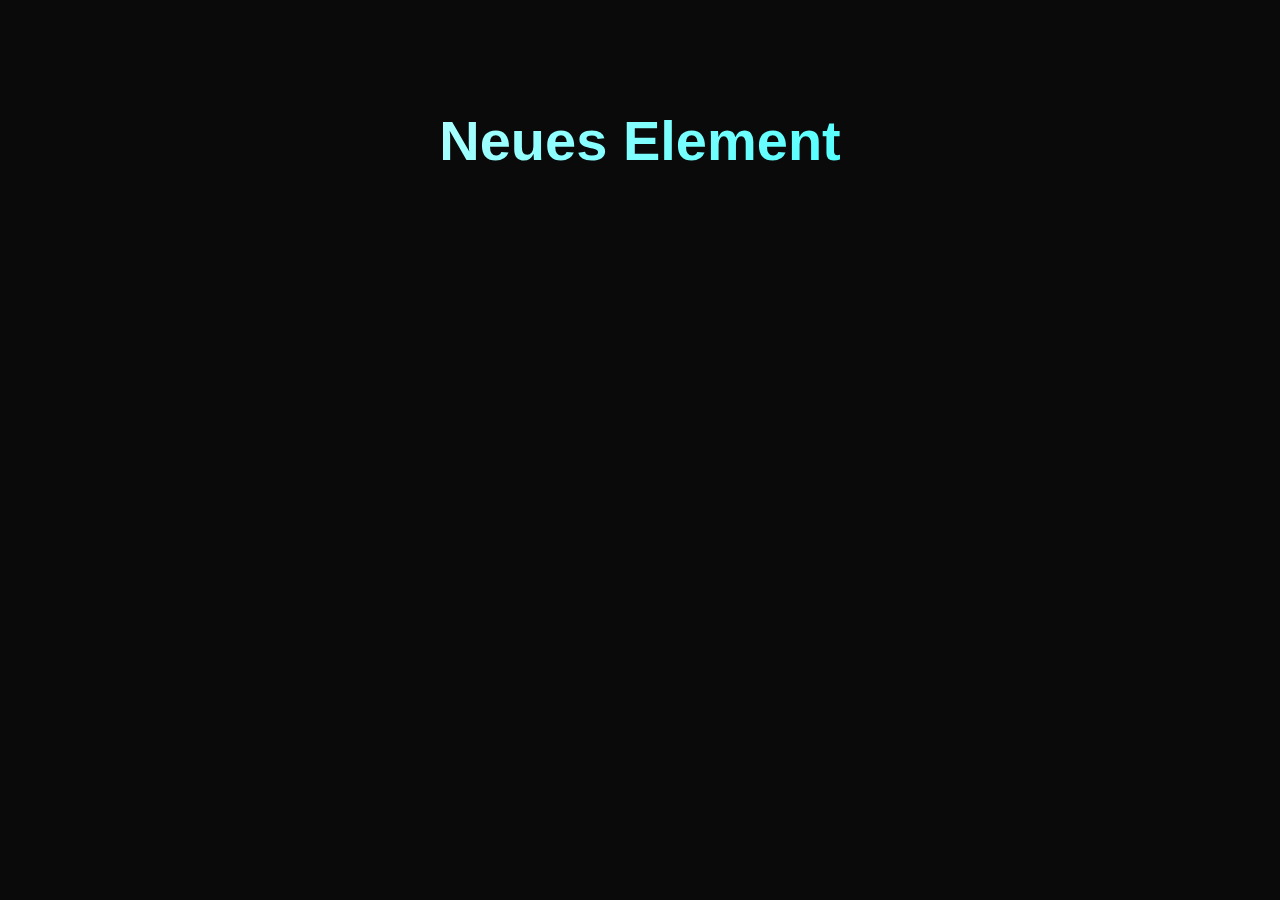
<file: supermedia/index.html>
<!DOCTYPE html>
<html lang="de">
<head>
    <meta charset="UTF-8">
    <meta name="viewport" content="width=device-width, initial-scale=1.0">
    <title>streetwise Supermedia - digital Media Service & Support</title>
    <link rel="stylesheet" href="../assets/css/style.css">
</head>
<body>

    <section class="section fade-in-up">
        <h2 class="section-title">Neues Element</h2>
        </section>

    <script>
        const observer = new IntersectionObserver((entries) => {
            entries.forEach(entry => {
                if (entry.isIntersecting) entry.target.classList.add('visible');
            });
        }, { threshold: 0.1 });

        document.querySelectorAll('.fade-in-up').forEach(el => observer.observe(el));
    </script>
</body>
</html>
</file>
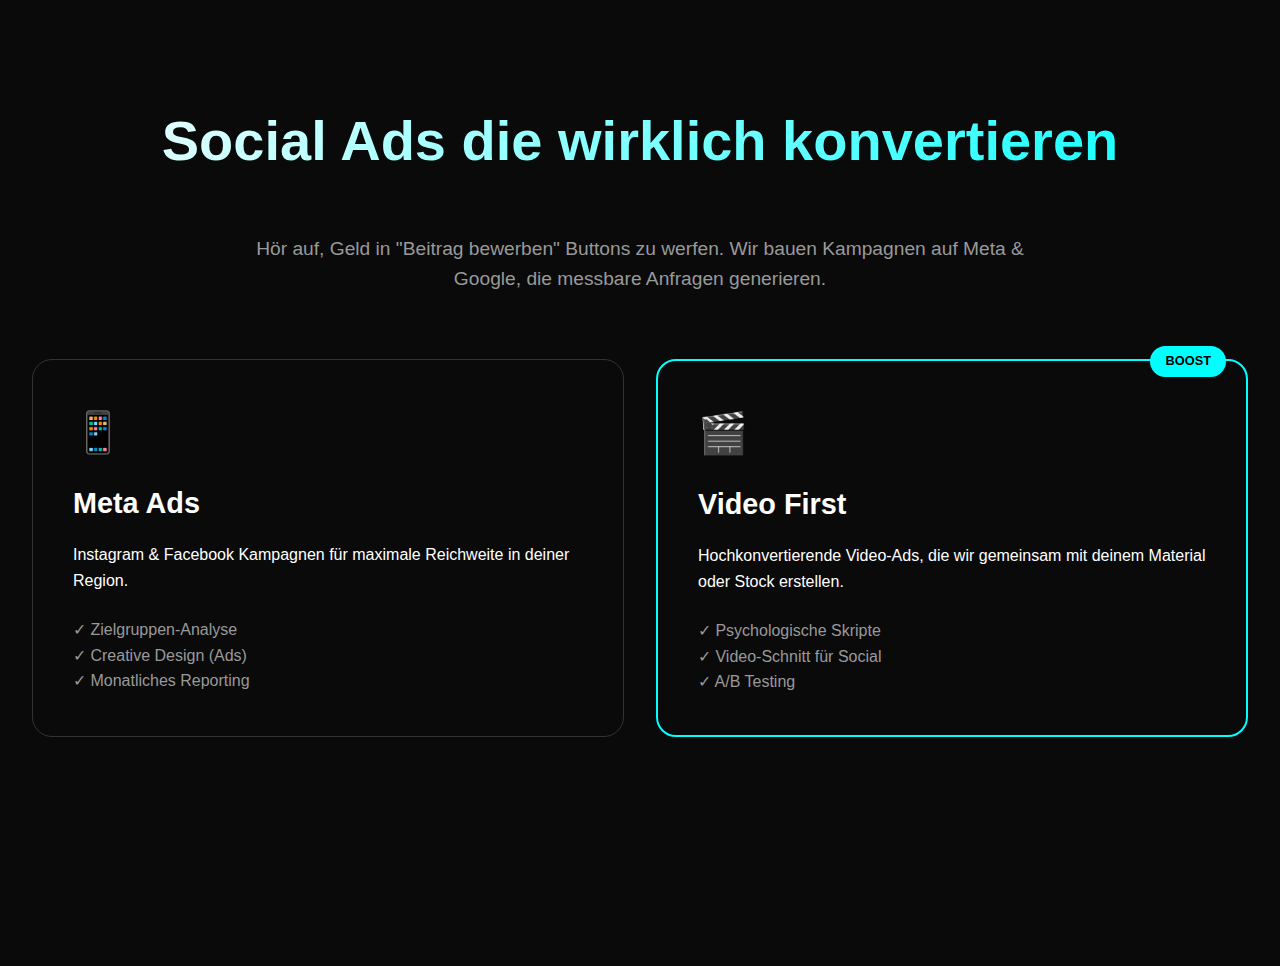
<file: supermedia/social.html>
<!DOCTYPE html>
<html lang="de">
<head>
    <meta charset="UTF-8">
    <meta name="viewport" content="width=device-width, initial-scale=1.0">
    <title>Social Ads Impact - Streetwise Supermedia</title>
    <link rel="stylesheet" href="../assets/css/style.css">
    <style>
        /* Spezifische Ergänzungen für diese Seite */
        .platform-icon {
            font-size: 2.5rem;
            margin-bottom: 1rem;
            display: block;
        }
    </style>
</head>
<body>

    <section class="section fade-in-up">
        <h2 class="section-title">Social Ads die <span style="color: var(--accent-cyan);">wirklich</span> konvertieren</h2>
        
        <div style="text-align: center; max-width: 800px; margin: 0 auto 4rem;">
            <p style="font-size: 1.2rem; color: var(--text-dim);">
                Hör auf, Geld in "Beitrag bewerben" Buttons zu werfen. Wir bauen Kampagnen auf Meta & Google, die messbare Anfragen generieren.
            </p>
        </div>

        <div class="packages-grid" style="display: grid; grid-template-columns: repeat(auto-fit, minmax(300px, 1fr)); gap: 2rem;">
            
            <div class="package-card" style="background: var(--bg-card); padding: 2.5rem; border-radius: 20px; border: 1px solid #333;">
                <span class="platform-icon">📱</span>
                <h3 style="font-size: 1.8rem; margin-bottom: 1rem;">Meta Ads</h3>
                <p style="color: var(--text-gray); margin-bottom: 1.5rem;">Instagram & Facebook Kampagnen für maximale Reichweite in deiner Region.</p>
                <ul style="list-style: none; color: var(--text-dim);">
                    <li>✓ Zielgruppen-Analyse</li>
                    <li>✓ Creative Design (Ads)</li>
                    <li>✓ Monatliches Reporting</li>
                </ul>
            </div>

            <div class="package-card" style="background: var(--bg-card); padding: 2.5rem; border-radius: 20px; border: 2px solid var(--accent-cyan); position: relative;">
                <div style="position: absolute; top: -15px; right: 20px; background: var(--accent-cyan); color: #000; padding: 5px 15px; border-radius: 20px; font-weight: bold; font-size: 0.8rem;">BOOST</div>
                <span class="platform-icon">🎬</span>
                <h3 style="font-size: 1.8rem; margin-bottom: 1rem;">Video First</h3>
                <p style="color: var(--text-gray); margin-bottom: 1.5rem;">Hochkonvertierende Video-Ads, die wir gemeinsam mit deinem Material oder Stock erstellen.</p>
                <ul style="list-style: none; color: var(--text-dim);">
                    <li>✓ Psychologische Skripte</li>
                    <li>✓ Video-Schnitt für Social</li>
                    <li>✓ A/B Testing</li>
                </ul>
            </div>

        </div>

        <div style="text-align: center; margin-top: 4rem;">
            <a href="mailto:mat@streetwise.studio" class="cta-button">Kampagne besprechen</a>
        </div>
    </section>

    <script>
        const observer = new IntersectionObserver((entries) => {
            entries.forEach(entry => {
                if (entry.isIntersecting) entry.target.classList.add('visible');
            });
        }, { threshold: 0.1 });

        document.querySelectorAll('.fade-in-up').forEach(el => observer.observe(el));
    </script>
</body>
</html>
</file>
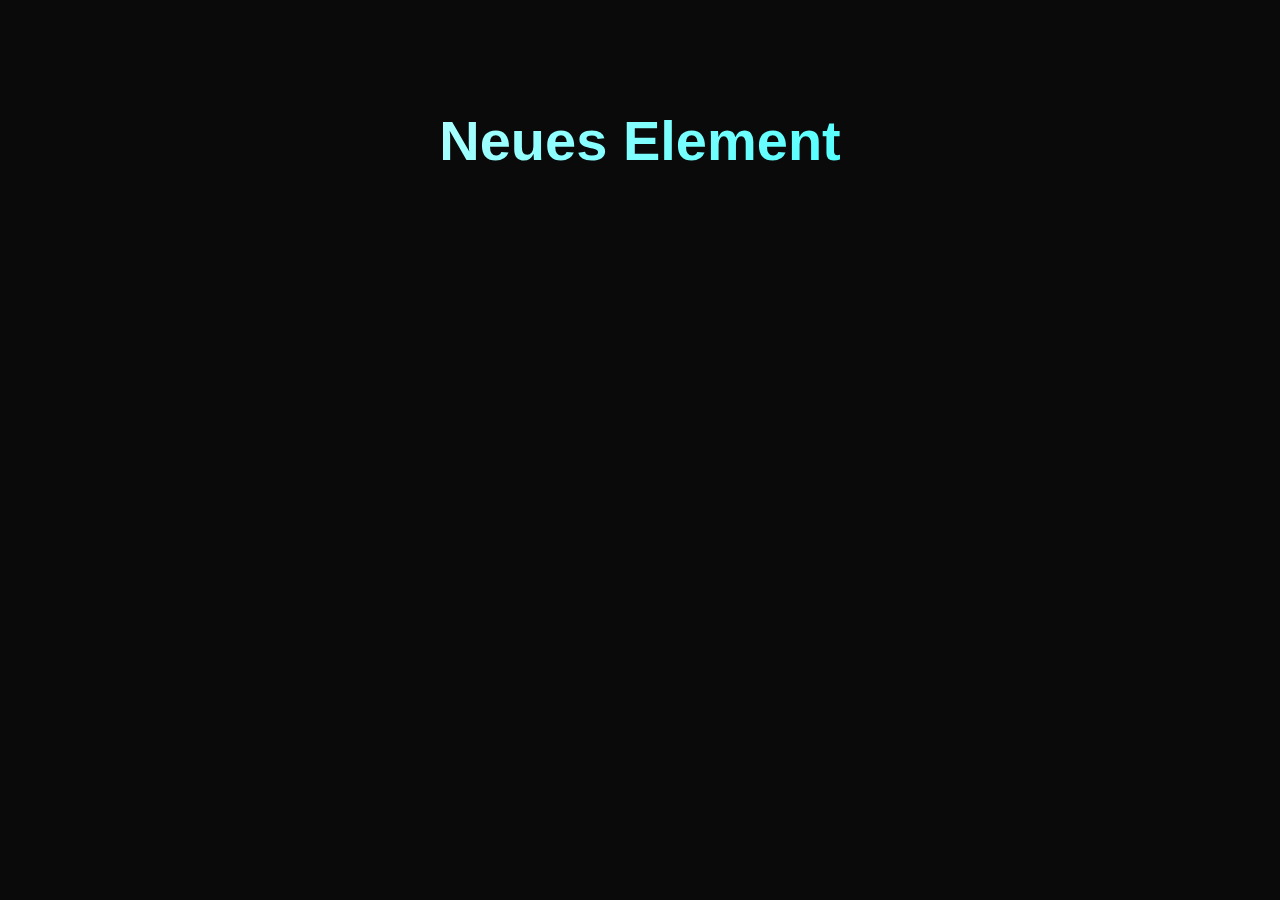
<file: supermedia/video.html>
<!DOCTYPE html>
<html lang="de">
<head>
    <meta charset="UTF-8">
    <meta name="viewport" content="width=device-width, initial-scale=1.0">
    <title>streetwise Supermedia - VIDEO</title>
    <link rel="stylesheet" href="../assets/css/style.css">
</head>
<body>

    <section class="section fade-in-up">
        <h2 class="section-title">Neues Element</h2>
        </section>

    <script>
        const observer = new IntersectionObserver((entries) => {
            entries.forEach(entry => {
                if (entry.isIntersecting) entry.target.classList.add('visible');
            });
        }, { threshold: 0.1 });

        document.querySelectorAll('.fade-in-up').forEach(el => observer.observe(el));
    </script>
</body>
</html>
</file>
<file: assets/css/style.css>
/* --- GLOBAL VARIABLES & RESET --- */
:root {
    --accent-cyan: #00ffff;
    --accent-cyan-dark: #00cccc;
    --bg-dark: #0a0a0a;
    --text-white: #ffffff;
    --text-dim: #999999;
    --text-e0: #e0e0e0;
}

* {
    margin: 0;
    padding: 0;
    box-sizing: border-box;
}

body {
    background: #0a0a0a;
    color: #ffffff;
    font-family: -apple-system, BlinkMacSystemFont, 'Segoe UI', Roboto, 'Helvetica Neue', Arial, sans-serif;
    overflow-x: hidden;
    line-height: 1.6;
}

/* --- ANIMATIONS --- */
@keyframes pulse {
    0%, 100% { opacity: 0.3; }
    50% { opacity: 0.6; }
}

@keyframes fadeInUp {
    from {
        opacity: 0;
        transform: translateY(30px);
    }
    to {
        opacity: 1;
        transform: translateY(0);
    }
}

@keyframes popupFade {
    from { transform: translateY(20px); opacity: 0; }
    to { transform: translateY(0); opacity: 1; }
}

.fade-in-up {
    animation: fadeInUp 1s ease-out forwards;
}

/* --- HERO SECTION --- */
.hero {
    min-height: 100vh;
    display: flex;
    align-items: center;
    justify-content: center;
    position: relative;
    background: linear-gradient(180deg, #0a0a0a 0%, #1a1a1a 100%);
    overflow: hidden;
}

.hero::before {
    content: '';
    position: absolute;
    top: 0;
    left: 0;
    right: 0;
    bottom: 0;
    background: radial-gradient(circle at 50% 50%, rgba(0, 255, 255, 0.1) 0%, transparent 50%);
    animation: pulse 8s ease-in-out infinite;
}

.hero-content {
    text-align: center;
    z-index: 1;
    padding: 2rem;
    max-width: 900px;
}

.hero-text {
    font-size: clamp(1.5rem, 4vw, 2.5rem);
    line-height: 1.6;
    margin-bottom: 2rem;
    opacity: 0;
    animation: fadeInUp 1s ease-out forwards;
}

.hero-text span {
    display: block;
    margin-bottom: 1rem;
}

.hero-text .highlight {
    color: #00ffff;
    font-weight: 600;
}


/* --- SECTIONS & TITLES --- */
.section {
    /* Abstände: 6rem (~96px) oben/unten, 2rem (~32px) links/rechts */
    padding: 6rem 2rem; 
    
    /* Breite: Ich empfehle 1400px für einen moderneren Look */
    max-width: 1400px; 
    
    margin: 0 auto;
    
    /* Diese Zeilen sind wichtig für den Einblend-Effekt beim Scrollen */
    opacity: 0;
    transform: translateY(50px);
    transition: opacity 0.8s ease, transform 0.8s ease;
}

.section.visible {
    opacity: 1;
    transform: translateY(0);
}

.section-title {
    /* Dynamische Größe: Passt sich zwischen 2rem (Handy) und 3.5rem (Desktop) automatisch an */
    font-size: clamp(2rem, 5vw, 3.5rem);
    
    /* Der Abstand nach unten (3rem sind ca. 48-50px) */
    margin-bottom: 3rem;
    
    /* Zentrierung */
    text-align: center;
    
    /* Der coole Farbverlauf-Effekt */
    background: linear-gradient(135deg, #ffffff 0%, #00ffff 100%);
    -webkit-background-clip: text;
    -webkit-text-fill-color: transparent;
    background-clip: text;
    
    /* Sicherheitshalber für Browser, die den Gradient-Text nicht unterstützen */
    color: #ffffff; 
}


/* --- BUTTONS --- */
.cta-button {
    background: linear-gradient(135deg, #00ffff 0%, #00cccc 100%);
    color: #0a0a0a;
    padding: 1.2rem 3rem;
    border: none;
    border-radius: 50px;
    font-size: 1.2rem;
    font-weight: 600;
    cursor: pointer;
    transition: all 0.3s ease;
    text-decoration: none;
    display: inline-block;
    opacity: 0;
    animation: fadeInUp 1s ease-out 0.5s forwards;
    box-shadow: 0 0 30px rgba(0, 255, 255, 0.3);
}

.cta-button:hover {
    transform: translateY(-3px);
    box-shadow: 0 10px 40px rgba(0, 255, 255, 0.5);
}

/* --- REVEAL SECTION & MEDIA --- */
.reveal-section {
    display: grid;
    grid-template-columns: 1fr;
    gap: 3rem;
    align-items: center;
}



.video-container {
    position: relative;
    width: 100%;
    height: 60vh; /* 60% der Bildschirmhöhe */
    max-height: 700px;
    border-radius: 20px;
    overflow: hidden;
    box-shadow: 0 20px 60px rgba(0, 255, 255, 0.2);
}

.video-container video {
    position: absolute;
    top: 0;
    left: 0;
    width: 100%;
    height: 100%;
    object-fit: cover;
}


.intro-gif {
    width: 100%;
    height: 100%;
    object-fit: cover; /* füllt alles, schneidet ggf. Rand ab */
    display: block;
}

.reveal-text {
    font-size: clamp(1.1rem, 2vw, 1.3rem);
    line-height: 1.8;
    color: #e0e0e0;
}

.reveal-text p {
    margin-bottom: 1.5rem;
}

.reveal-text .highlight {
    color: #00ffff;
    font-weight: 600;
}

/* --- PACKAGES --- */
.packages-grid {
    display: grid;
    grid-template-columns: repeat(auto-fit, minmax(300px, 1fr));
    gap: 2rem;
    margin-top: 4rem;
}

.package-card {
    background: linear-gradient(135deg, #1a1a1a 0%, #2a2a2a 100%);
    border: 2px solid #333;
    border-radius: 20px;
    padding: 2.5rem;
    transition: all 0.3s ease;
    position: relative;
}

.package-card.popular {
    border-color: #00ffff;
    transform: scale(1.05);
    box-shadow: 0 0 40px rgba(0, 255, 255, 0.3);
}

.package-card:hover {
    transform: translateY(-10px);
}

.package-card.popular:hover {
    transform: scale(1.05) translateY(-10px);
}

.popular-badge {
    position: absolute;
    top: -15px;
    right: 20px;
    background: #00ffff;
    color: #0a0a0a;
    padding: 0.5rem 1.5rem;
    border-radius: 20px;
    font-weight: 600;
    font-size: 0.9rem;
}

.package-icon {
    font-size: 3rem;
    margin-bottom: 1rem;
}

.package-name {
    font-size: 1.8rem;
    font-weight: 700;
    margin-bottom: 0.5rem;
}

.package-description {
    color: #00ffff;
    margin-bottom: 1.5rem;
    font-size: 1.1rem;
}

.package-price {
    font-size: 3rem;
    font-weight: 700;
    color: #00ffff;
    margin-bottom: 0.5rem;
}

.package-price small {
    font-size: 1.2rem;
    color: #999;
}

.package-features {
    list-style: none;
    margin: 2rem 0;
}

.package-features li {
    padding: 0.8rem 0;
    border-bottom: 1px solid #333;
    color: #e0e0e0;
    font-size: 1rem;
}

.package-features li:before {
    content: '✓ ';
    color: #00ffff;
    font-weight: bold;
    margin-right: 0.5rem;
}

.package-setup {
    background: #0f0f0f;
    padding: 1rem;
    border-radius: 10px;
    margin: 1.5rem 0;
    text-align: center;
}

.package-setup-price {
    font-size: 1.5rem;
    font-weight: 600;
    text-decoration: line-through;
    color: #666;
}

.package-setup-note {
    color: #00ffff;
    font-weight: 600;
    margin-top: 0.5rem;
}

.package-ideal {
    font-style: italic;
    color: #999;
    margin: 1rem 0;
    font-size: 0.95rem;
}

.package-cta {
    width: 100%;
    padding: 1rem;
    background: linear-gradient(135deg, #00ffff 0%, #00cccc 100%);
    color: #0a0a0a;
    border: none;
    border-radius: 50px;
    font-size: 1.1rem;
    font-weight: 600;
    cursor: pointer;
    transition: all 0.3s ease;
    margin-top: 1rem;
    text-decoration: none;
    display: block;
    text-align: center;
}

.package-cta:hover {
    transform: translateY(-2px);
    box-shadow: 0 10px 30px rgba(0, 255, 255, 0.4);
}

.package-note {
    font-size: 0.85rem;
    color: #666;
    text-align: center;
    margin-top: 1rem;
}

/* --- COMPARISON TABLE --- */
.comparison-table {
    background: #1a1a1a;
    border-radius: 20px;
    padding: 3rem;
    margin: 3rem 0;
    border: 1px solid #333;
}

.comparison-grid {
    display: grid;
    grid-template-columns: 1fr 1fr;
    gap: 3rem;
    margin-top: 2rem;
}


.comparison-column h3 {
    color: #00ffff;
    font-size: 1.5rem;
    margin-bottom: 1.5rem;
}

.comparison-item {
    display: flex;
    align-items: flex-start;
    margin-bottom: 1.5rem;
    padding: 1rem;
    background: #0f0f0f;
    border-radius: 10px;
}

.comparison-item .icon {
    font-size: 1.5rem;
    margin-right: 1rem;
    min-width: 30px;
}

.comparison-item .icon.check {
    color: #00ffff;
}

.comparison-item .icon.cross {
    color: #ff4444;
}

.comparison-item .text {
    color: #e0e0e0;
    line-height: 1.6;
}

.comparison-footer {
    text-align: center;
    margin-top: 2rem;
    padding-top: 2rem;
    border-top: 1px solid #333;
    font-size: 1.2rem;
    color: #e0e0e0;
}

.comparison-footer p {
    margin-bottom: 0.5rem;
}

.comparison-footer p:last-child {
    color: #00ffff;
    font-size: 1.4rem;
    margin-top: 1rem;
}

/* --- TESTIMONIALS & VIMEO --- */
.testimonials-grid {
    display: grid;
    /* 320px sorgt dafür, dass die Videos auf dem Desktop groß genug sind */
    grid-template-columns: repeat(auto-fit, minmax(320px, 1fr));
    
    /* 2rem (~32px) bis 40px sind beide okay – 2rem wirkt oft harmonischer zum Rest */
    gap: 2rem;
    
    /* Dieser Wert aus dem zweiten Block ist wichtig, damit die Sektion nicht an der Überschrift klebt */
    margin-top: 3rem;
}

.testimonial-card {
    /* Ein dunkles Grau (#1a1a1a) wirkt edler als reines Schwarz oder #111 */
    background: #1a1a1a;
    
    /* 20px abgerundete Ecken passen besser zu den großen Video-Containern */
    border-radius: 20px;
    
    /* 2rem (~32px) gibt dem Text und dem Video mehr Raum zum "Atmen" */
    padding: 2rem;
    
    /* Der feine Rand lässt die Karte auf dem schwarzen Hintergrund besser hervorstechen */
    border: 1px solid #333;
    
    /* Ein leichter Schatten für die Tiefenwirkung */
    box-shadow: 0 10px 30px rgba(0, 0, 0, 0.4);
    
    /* Wichtig: Damit die Karte beim Hovern (falls gewünscht) sanft reagiert */
    transition: all 0.3s ease;
    
    color: white;
}

/* Optionaler Bonus: Ein dezenter Effekt, wenn man mit der Maus drüberfährt */
.testimonial-card:hover {
    border-color: #00ffff;
    transform: translateY(-5px);
}

.testimonial-card:hover {
    border-color: #00ffff;
    box-shadow: 0 10px 30px rgba(0, 255, 255, 0.2);
}

.testimonial-video {
    width: 100%;
    border-radius: 10px;
    margin-bottom: 1.5rem;
}

.testimonial-quote {
    font-style: italic;
    color: #e0e0e0;
    /* 1.8 sorgt für ein luftiges, modernes Schriftbild */
    line-height: 1.8;
    /* 1.5rem (ca. 24px) statt 15px gibt dem Zitat mehr Abstand zum Namen darunter */
    margin-bottom: 1.5rem;
}

.testimonial-author {
    /* "600" ist ein schöner semi-bold Wert, "bold" geht auch */
    font-weight: 600;
    
    /* Das Cyan sorgt dafür, dass der Name des Kunden sofort ins Auge springt */
    color: #00ffff;
    
    /* Optional: Ein kleiner Abstand nach oben, falls der Name zu nah am Zitat klebt */
    display: block;
    margin-top: 0.5rem;
}

.testimonial-role {
    /* Ein sauberes Grau, das dezent wirkt, aber gut lesbar bleibt */
    color: #999;
    
    /* Die leicht verkleinerte Schriftgröße für die Info-Hierarchie */
    font-size: 0.9rem;
    
    /* Sorgt dafür, dass die Rolle in einer neuen Zeile steht */
    display: block; 
    margin-top: 0.2rem;
}


.extras-grid {
    display: grid;
    grid-template-columns: repeat(auto-fit, minmax(250px, 1fr));
    gap: 2rem;
    margin-top: 3rem;
}

.extra-card {
    background: linear-gradient(135deg, #1a1a1a 0%, #2a2a2a 100%);
    border: 1px solid #333;
    border-radius: 20px;
    padding: 2rem;
    text-align: center;
    transition: all 0.3s ease;
}

.extra-card:hover {
    transform: translateY(-5px);
    border-color: #00ffff;
}

.extra-icon {
    font-size: 3rem;
    margin-bottom: 1rem;
}

.extra-title {
    font-size: 1.3rem;
    font-weight: 600;
    margin-bottom: 1rem;
    color: #00ffff;
}

.extra-description {
    color: #999;
    line-height: 1.6;
}

.final-cta {
    text-align: center;
    padding: 6rem 2rem;
    background: linear-gradient(180deg, #0a0a0a 0%, #1a1a1a 100%);
}

.final-image {
    width: 200px;
    height: 200px;
    border-radius: 50%;
    object-fit: cover;
    margin: 0 auto 2rem;
    border: 4px solid #00ffff;
    box-shadow: 0 0 40px rgba(0, 255, 255, 0.3);
    display: block;
}

.final-text {
    max-width: 800px;
    margin: 0 auto 3rem;
    font-size: clamp(1.2rem, 2.5vw, 1.5rem);
    line-height: 1.8;
    color: #e0e0e0;
}

.final-text p {
    margin-bottom: 1.5rem;
}

.final-buttons {
    display: flex;
    flex-direction: column;
    gap: 1rem;
    align-items: center;
    margin-top: 3rem;
}

.email-link {
    color: #00ffff;
    text-decoration: none;
    font-size: 1.1rem;
    transition: all 0.3s ease;
}

.email-link:hover {
    text-shadow: 0 0 10px rgba(0, 255, 255, 0.5);
}

.disclaimer {
    font-size: 0.85rem;
    color: #666;
    margin-top: 2rem;
}



.video-wrapper {
    position: relative;
    width: 100%;
    padding-bottom: 56.25%; /* 16:9 */
    overflow: hidden;
    border-radius: 12px;
    margin-bottom: 15px;
}

.video-wrapper iframe,

.video-wrapper video {
    position: absolute;
    top: 0;
    left: 0;
    width: 100%;
    height: 100%;
    border: 0;
}

/* --- POPUP --- */
.popup-overlay {
    position: fixed; inset: 0; background: rgba(0,0,0,0.85);
    display: none; align-items: center; justify-content: center; z-index: 9999;
}

.popup-box {
    background: #111; padding: 40px; border-radius: 16px;
    max-width: 500px; width: 90%; text-align: center; position: relative;
    border: 1px solid var(--accent-cyan); animation: popupFade 0.4s ease;
}

.popup-box input, .popup-box textarea {
    width: 100%; margin: 10px 0; padding: 12px; border-radius: 8px;
    border: none; background: #222; color: white;
}

/* --- RESPONSIVE DESKTOP (ab 768px) --- */
@media (min-width: 768px) {
    .reveal-section {
        grid-template-columns: 1fr 1fr;
    }
}

/* --- RESPONSIVE MOBILE (bis 768px) --- */
@media (max-width: 768px) {
    .comparison-grid {
        grid-template-columns: 1fr;
    }
    
    .section {
        padding: 4rem 1rem;
    }

    .packages-grid {
        grid-template-columns: 1fr;
    }

    .package-card.popular {
        transform: scale(1);
    }

    .package-card.popular:hover {
        transform: translateY(-10px);
    }
}
</file>
